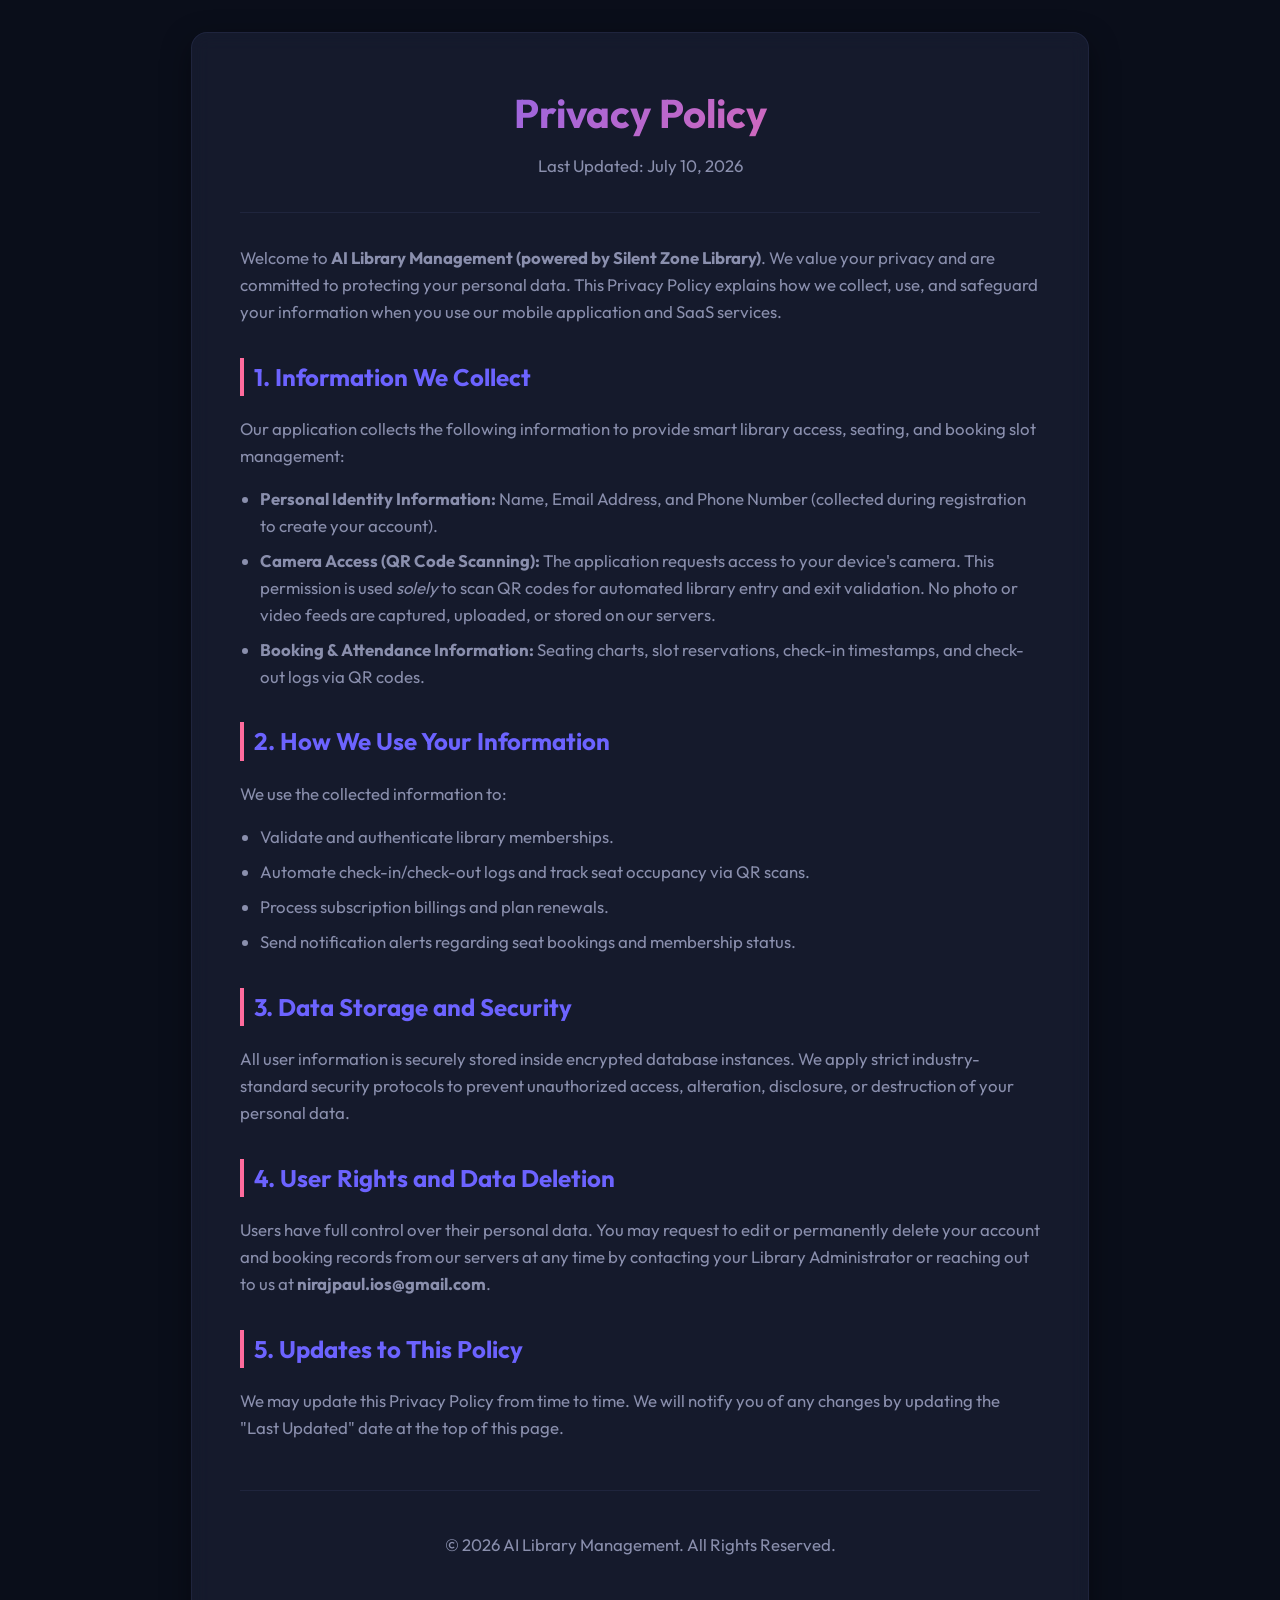
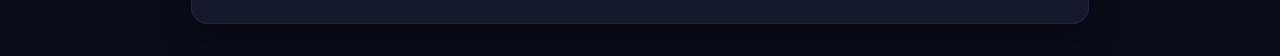
<file: privacy.html>
<!DOCTYPE html>
<html lang="en">
<head>
    <meta charset="UTF-8">
    <meta name="viewport" content="width=device-width, initial-scale=1.0">
    <title>Privacy Policy - AI Library Management</title>
    <link rel="preconnect" href="https://fonts.googleapis.com">
    <link rel="preconnect" href="https://fonts.gstatic.com" crossorigin>
    <link href="https://fonts.googleapis.com/css2?family=Outfit:wght@300;400;500;600;700&display=swap" rel="stylesheet">
    <style>
        :root {
            --bg-primary: #0A0E1A;
            --bg-card: rgba(27, 32, 54, 0.7);
            --border-color: rgba(42, 48, 80, 0.5);
            --color-primary: #6C63FF;
            --color-secondary: #FF6B9D;
            --color-text-primary: #F0F2FF;
            --color-text-secondary: #8A8FAD;
        }

        body {
            background-color: var(--bg-primary);
            color: var(--color-text-primary);
            font-family: 'Outfit', sans-serif;
            margin: 0;
            padding: 2rem 1rem;
            line-height: 1.6;
        }

        .container {
            max-width: 800px;
            margin: 0 auto;
            background: var(--bg-card);
            border: 1px solid var(--border-color);
            padding: 3rem;
            border-radius: 16px;
            box-shadow: 0 10px 30px rgba(0, 0, 0, 0.4);
            backdrop-filter: blur(10px);
        }

        .header {
            text-align: center;
            border-bottom: 1px solid var(--border-color);
            padding-bottom: 2rem;
            margin-bottom: 2rem;
        }

        .header h1 {
            font-size: 2.5rem;
            margin: 0;
            background: linear-gradient(135deg, var(--color-primary), var(--color-secondary));
            -webkit-background-clip: text;
            -webkit-text-fill-color: transparent;
        }

        .header p {
            color: var(--color-text-secondary);
            margin: 0.5rem 0 0 0;
        }

        h2 {
            font-size: 1.5rem;
            color: var(--color-primary);
            margin-top: 2rem;
            border-left: 4px solid var(--color-secondary);
            padding-left: 10px;
        }

        p, li {
            color: var(--color-text-secondary);
            font-size: 1.05rem;
        }

        ul {
            padding-left: 20px;
        }

        li {
            margin-bottom: 0.5rem;
        }

        .footer {
            margin-top: 3rem;
            border-top: 1px solid var(--border-color);
            padding-top: 1.5rem;
            text-align: center;
            font-size: 0.9rem;
            color: var(--color-text-secondary);
        }
    </style>
</head>
<body>
    <div class="container">
        <div class="header">
            <h1>Privacy Policy</h1>
            <p>Last Updated: July 10, 2026</p>
        </div>

        <p>Welcome to <strong>AI Library Management (powered by Silent Zone Library)</strong>. We value your privacy and are committed to protecting your personal data. This Privacy Policy explains how we collect, use, and safeguard your information when you use our mobile application and SaaS services.</p>

        <h2>1. Information We Collect</h2>
        <p>Our application collects the following information to provide smart library access, seating, and booking slot management:</p>
        <ul>
            <li><strong>Personal Identity Information:</strong> Name, Email Address, and Phone Number (collected during registration to create your account).</li>
            <li><strong>Camera Access (QR Code Scanning):</strong> The application requests access to your device's camera. This permission is used <em>solely</em> to scan QR codes for automated library entry and exit validation. No photo or video feeds are captured, uploaded, or stored on our servers.</li>
            <li><strong>Booking & Attendance Information:</strong> Seating charts, slot reservations, check-in timestamps, and check-out logs via QR codes.</li>
        </ul>

        <h2>2. How We Use Your Information</h2>
        <p>We use the collected information to:</p>
        <ul>
            <li>Validate and authenticate library memberships.</li>
            <li>Automate check-in/check-out logs and track seat occupancy via QR scans.</li>
            <li>Process subscription billings and plan renewals.</li>
            <li>Send notification alerts regarding seat bookings and membership status.</li>
        </ul>

        <h2>3. Data Storage and Security</h2>
        <p>All user information is securely stored inside encrypted database instances. We apply strict industry-standard security protocols to prevent unauthorized access, alteration, disclosure, or destruction of your personal data.</p>

        <h2>4. User Rights and Data Deletion</h2>
        <p>Users have full control over their personal data. You may request to edit or permanently delete your account and booking records from our servers at any time by contacting your Library Administrator or reaching out to us at <strong>nirajpaul.ios@gmail.com</strong>.</p>

        <h2>5. Updates to This Policy</h2>
        <p>We may update this Privacy Policy from time to time. We will notify you of any changes by updating the "Last Updated" date at the top of this page.</p>

        <div class="footer">
            <p>&copy; 2026 AI Library Management. All Rights Reserved.</p>
        </div>
    </div>
</body>
</html>
</file>
